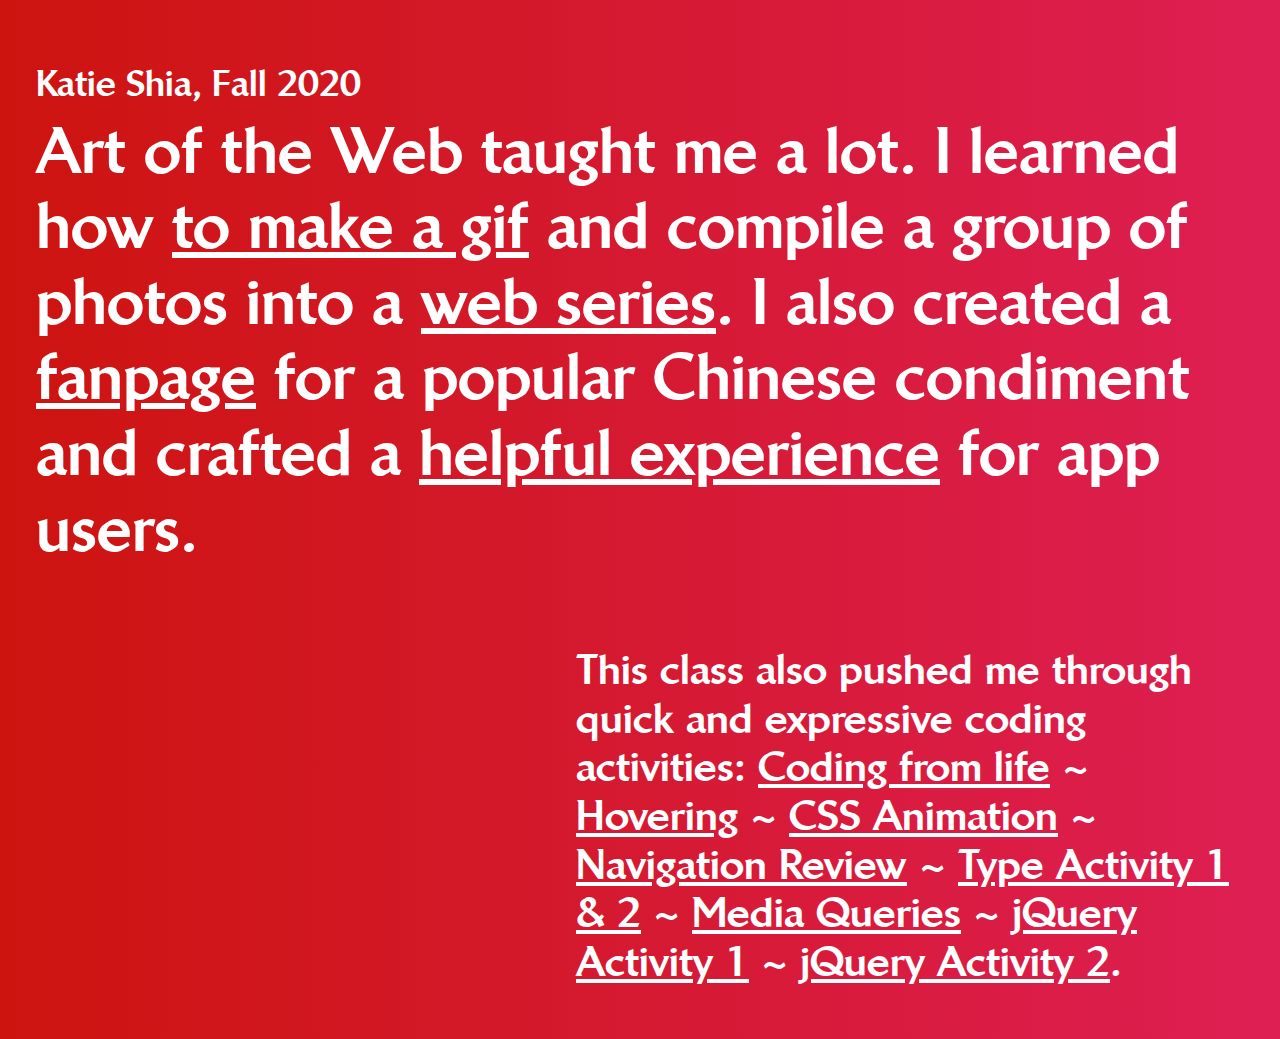
<file: index.html>
<!DOCTYPE html>
<html lang="en">
<head>
	<title>Portfolio</title>
	<link rel="stylesheet" type="text/css" href="assets/css/main.css">
	<link rel="icon" href="assets/imgs/favicon.png" type="image/x-icon" />
</head>
<body>
	<div class="content">
		<div class="header"> Katie Shia, Fall 2020 </div>
		<p>
  			Art of the Web taught me a lot. I learned how <a class="project" href="https://www.are.na/block/8627375"> to make a gif</a> and compile a group of photos into a <a class="project" href="https://shiakatie.github.io/2020/"> web series</a>.
 		 	I also created a <a class="project" href="https://shiakatie.github.io/fanpage/"> fanpage</a> for a popular Chinese condiment 
 		 	and crafted a <a class="project" href="https://www.figma.com/proto/XKxG5I6jur3ZpiaSqfYn2i/Helpful-App-Presentation?node-id=1%3A64&scaling=scale-down"> helpful experience</a> for app users. 
 		 </p>

 		 <div class = "activities">
 		 	This class also pushed me through quick and expressive coding activities: <a class="project" href="https://shiakatie.github.io/coding-from-life/"> Coding from life</a> ~

 		 	<a class="project" href="https://shiakatie.github.io/hover-activity/"> Hovering</a> ~

 		 	<a class="project" href="https://shiakatie.github.io/animation/"> CSS Animation</a> ~

 		 	<a class="project" href="https://docs.google.com/document/d/1g2T5YRdUd24FXp-39KdR-lnjlWsZ5hXaNZL-5htHPQ8/edit?usp=sharing"> Navigation Review</a> ~

 		 	<a class="project" href="https://www.figma.com/file/Z2fU61k7SQ9Myok2lhORmT/Typography-Activity?node-id=0%3A1"> Type Activity 1 & 2</a> ~

 		 	<a class="project" href="https://shiakatie.github.io/responsive/"> Media Queries</a> ~

 		 	<a class="project" href="https://shiakatie.github.io/JQueryActivity/"> jQuery Activity 1</a> ~

 		 	<a class="project" href="https://shiakatie.github.io/jquery2/"> jQuery Activity 2</a>.


 		 </div>

 		</div> 
</body>
	</div>



</body>
</html>
</file>
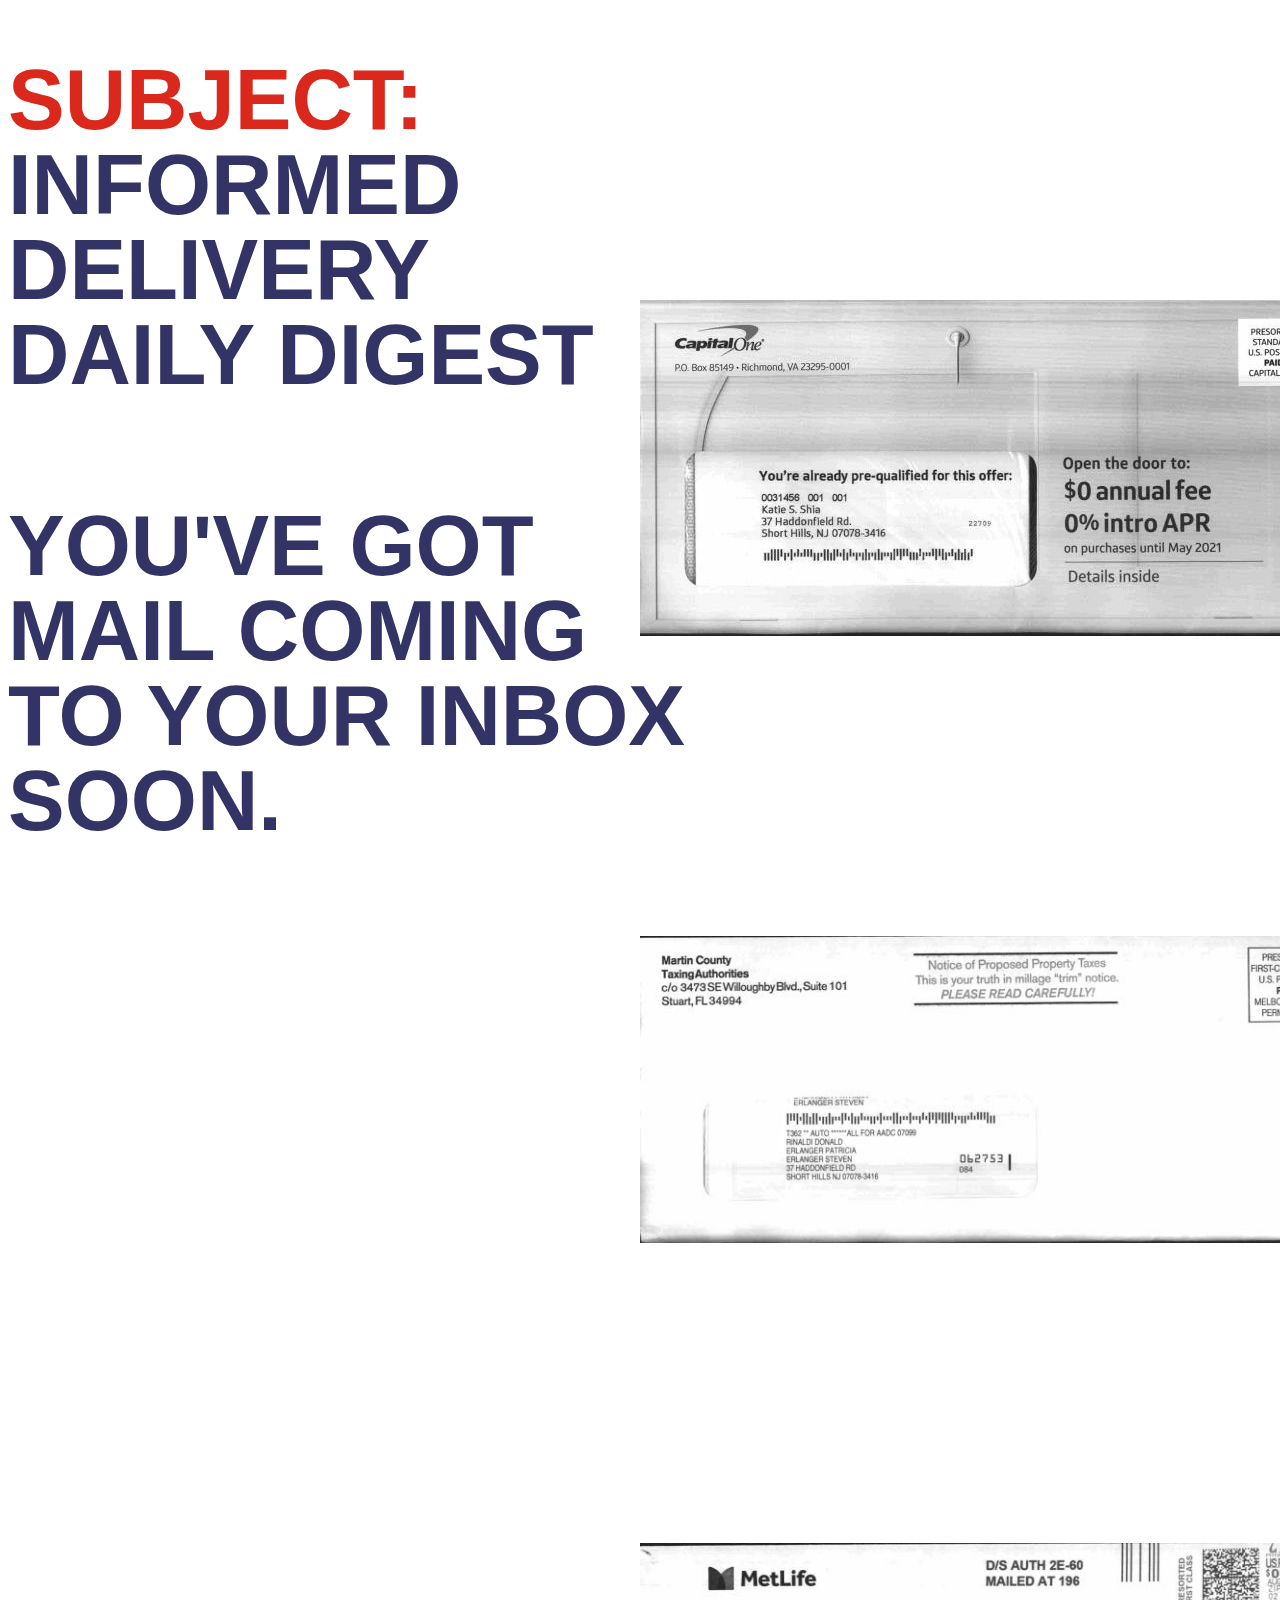
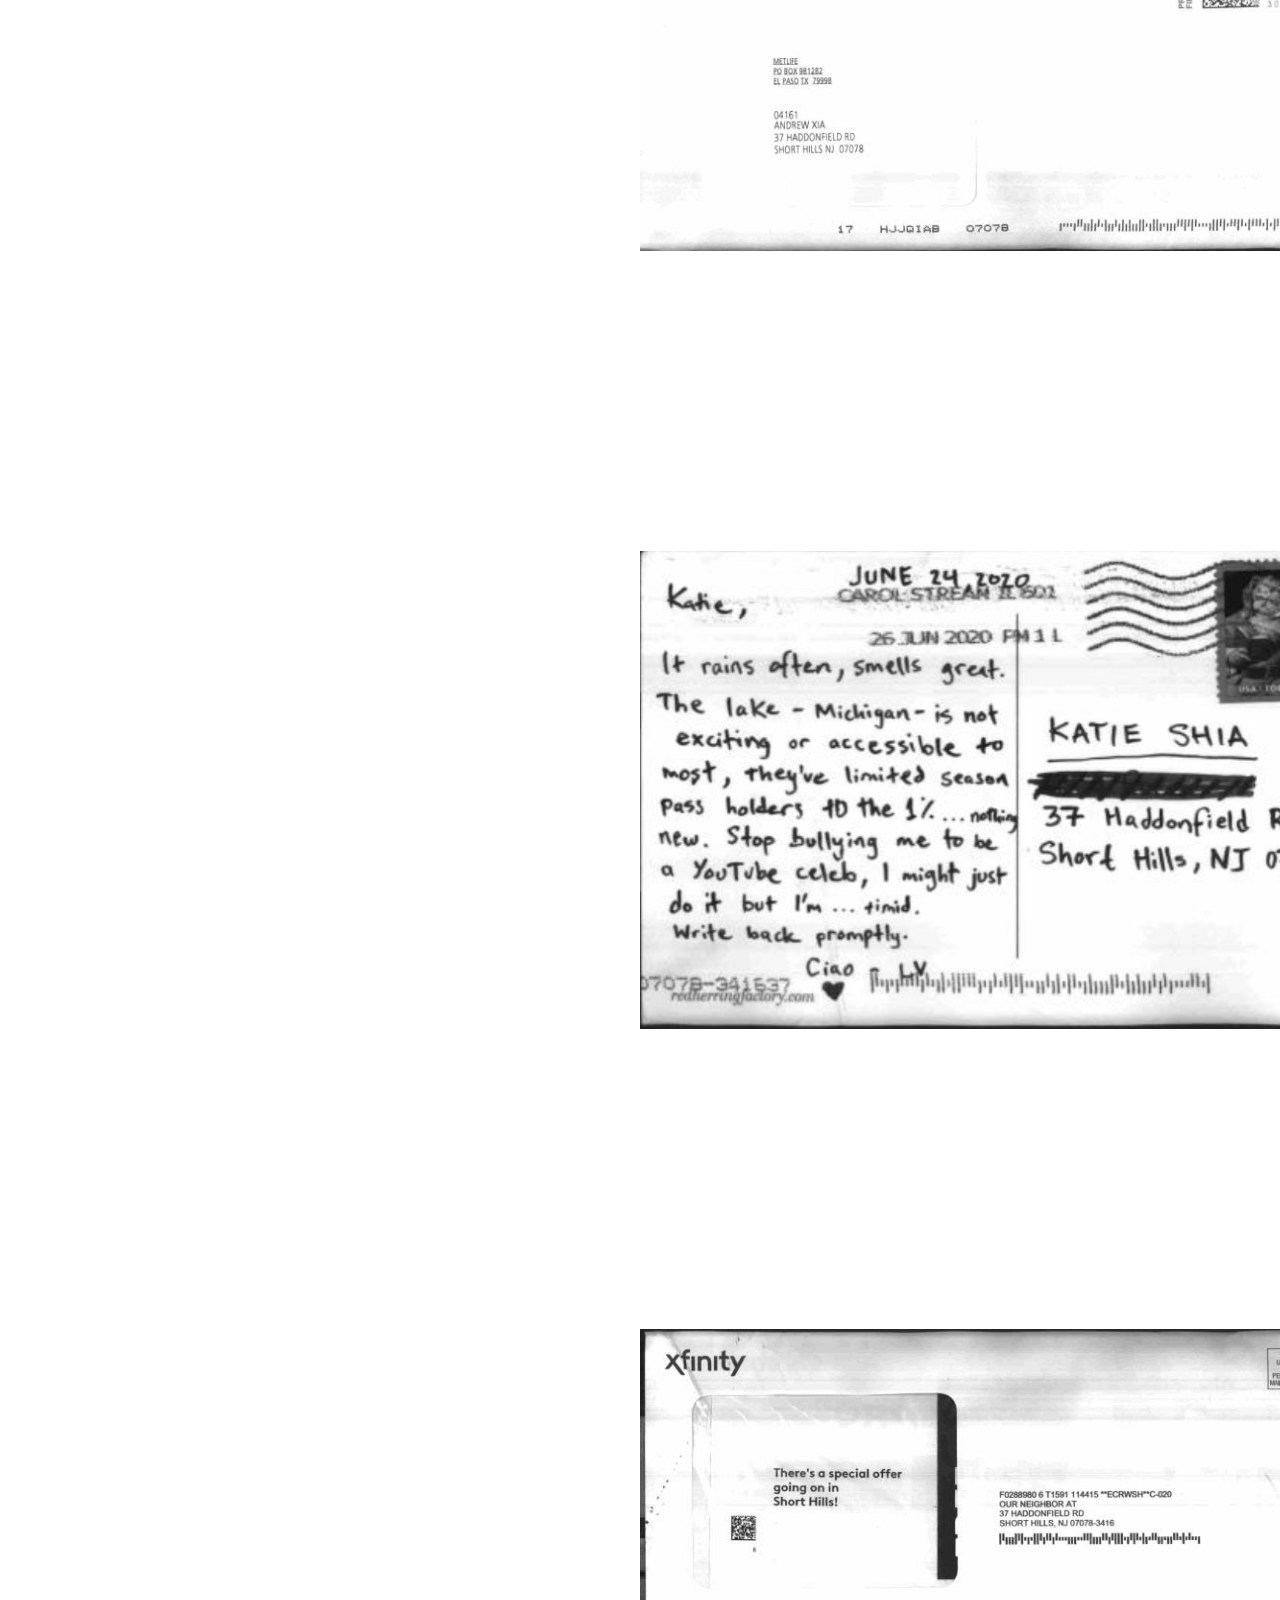
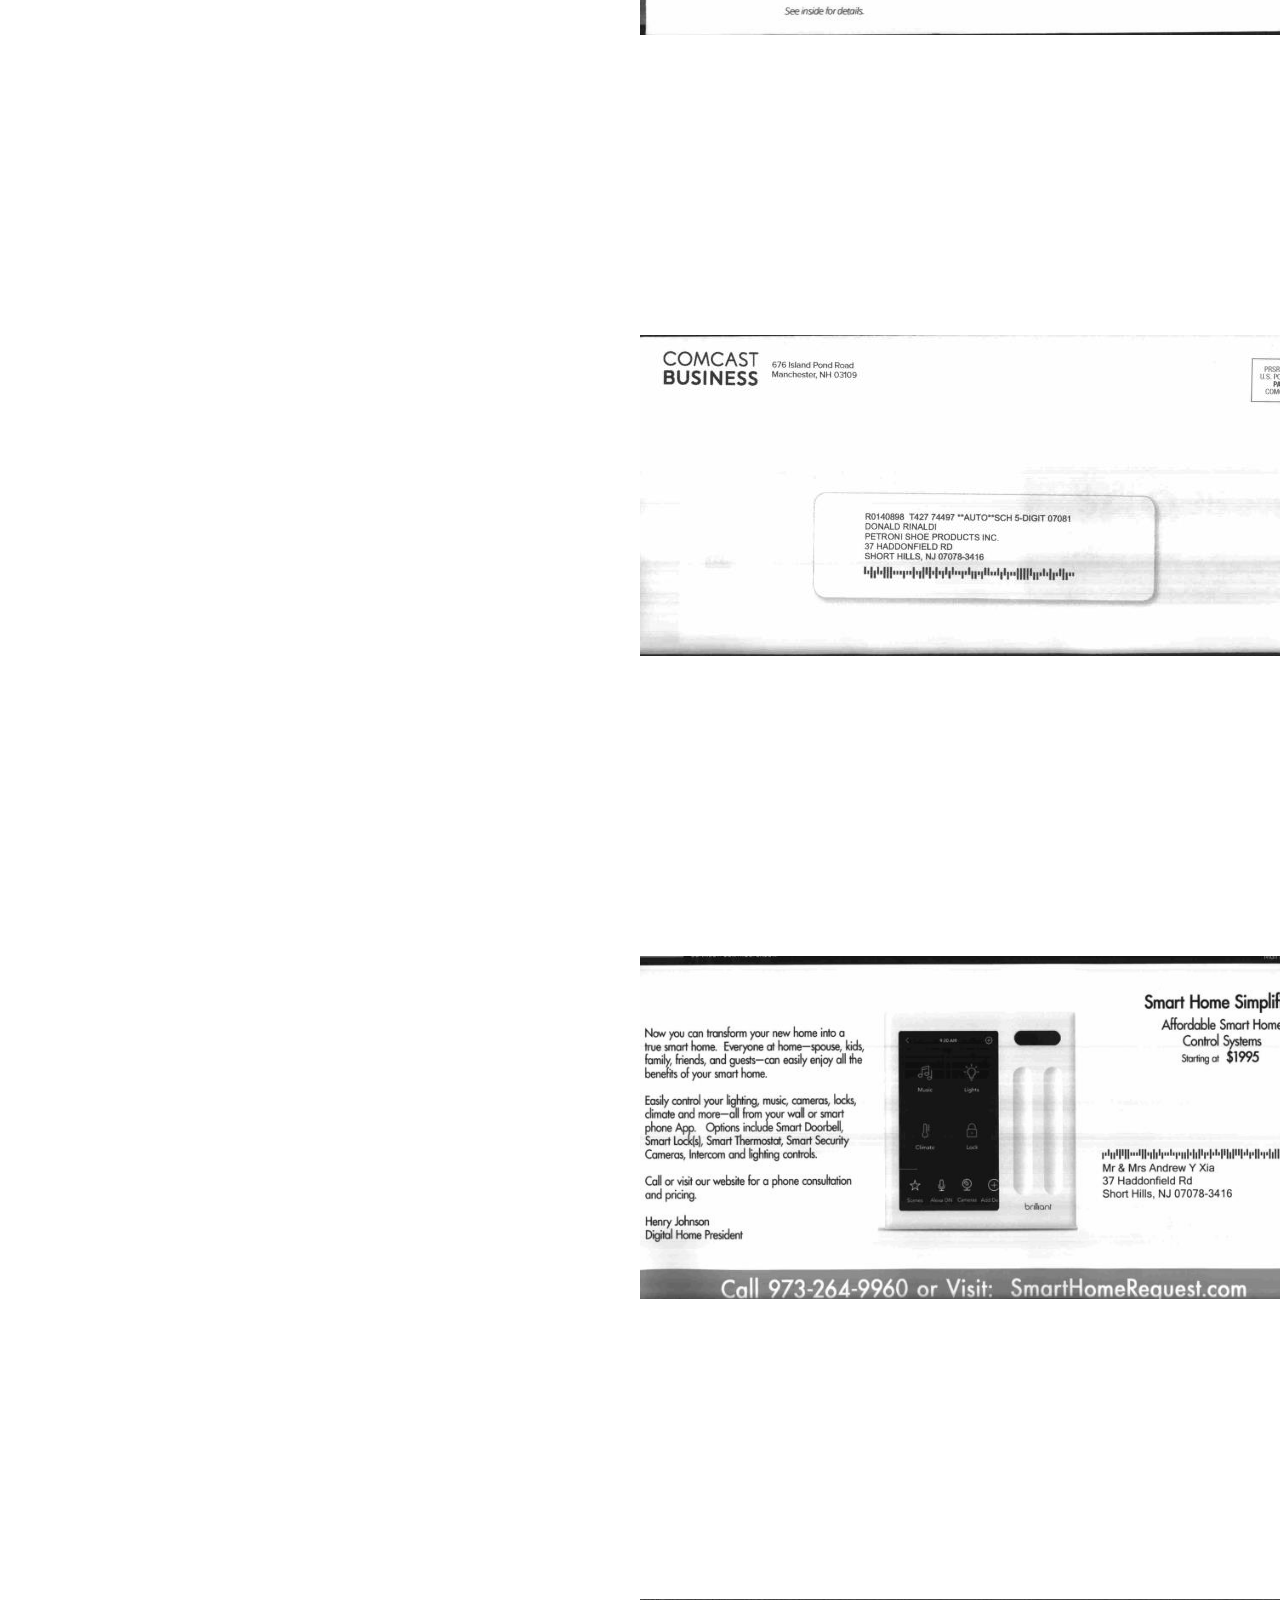
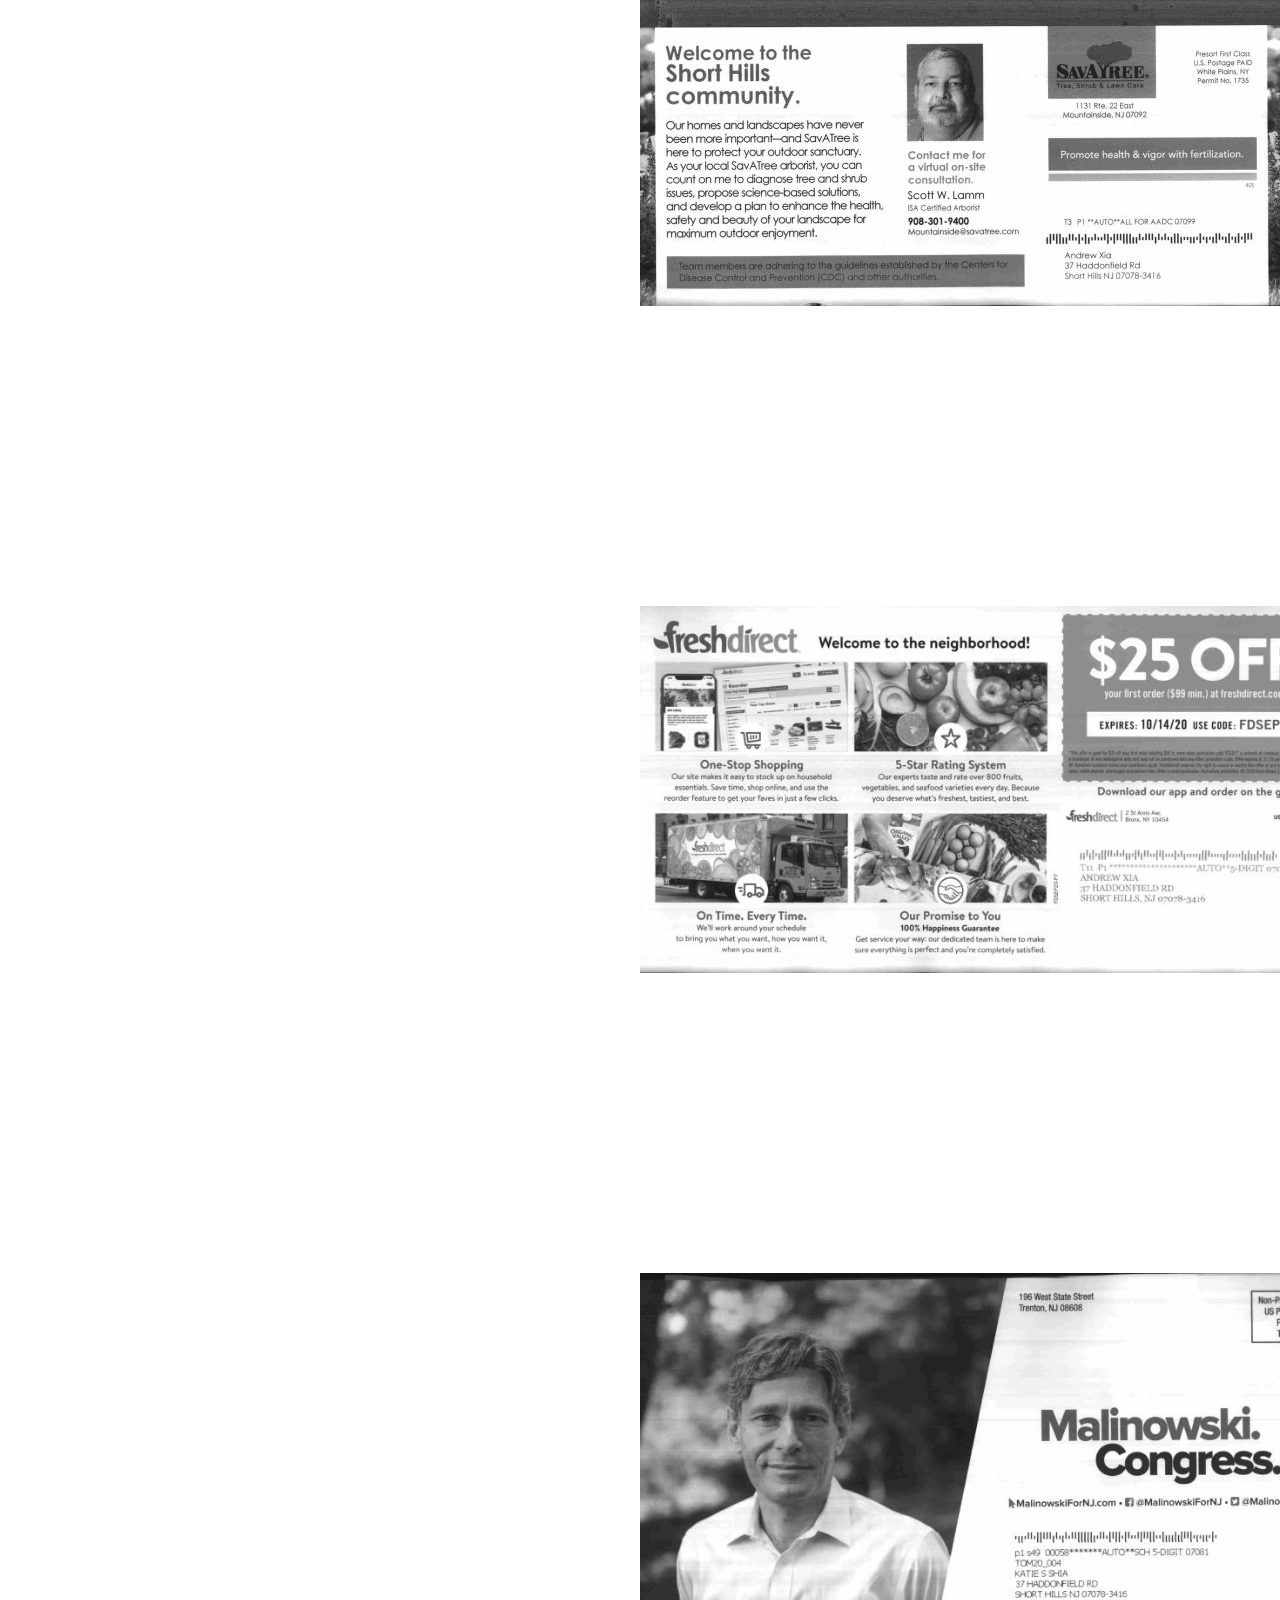
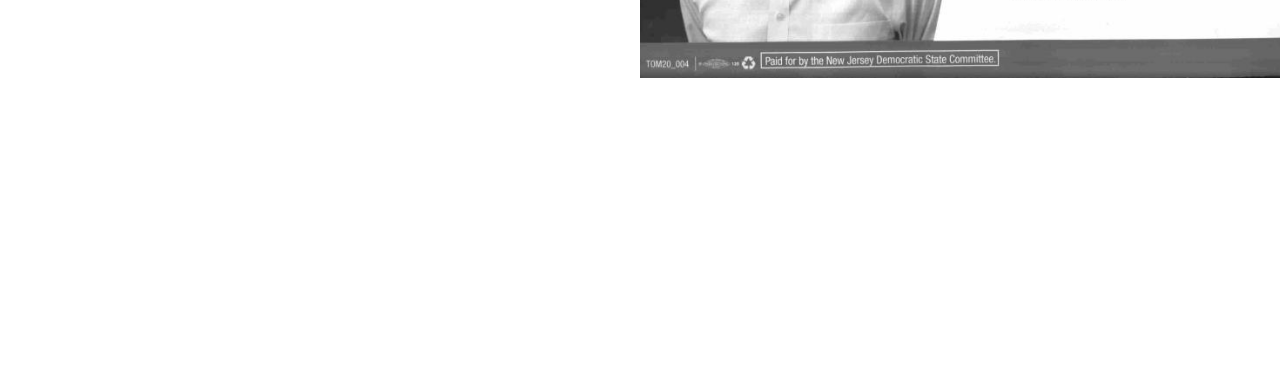
<file: projects/2020-series/index.html>
<!DOCTYPE html>
<html>

<head>
  <link rel="stylesheet" href="assets/main.css">
  <title>2020</title>
</head>

<body>
  <h1 class="top"><span class="red">SUBJECT:</span> <br> INFORMED <br> DELIVERY <br>  DAILY DIGEST</h1>
    <div class="images">
      <img src="assets/image1.jpg" alt="mail1">
      <img src="assets/image2.jpg" alt="mail2">
      <img src="assets/image3.jpg" alt="mail3">
      <img src="assets/image10.png" alt="mail10">
      <img src="assets/image4.jpg" alt="mail4">
      <img src="assets/image5.jpg" alt="mail5">
      <img src="assets/image6.jpg" alt="mail6">
      <img src="assets/image7.jpg" alt="mail7">
      <img src="assets/image8.jpg" alt="mail8">
      <img src="assets/image9.jpg" alt="mail9">
    </div>
  <h1 class="bottom">YOU'VE GOT <br> MAIL COMING <br> TO YOUR INBOX <br> SOON.</h1>
</body>

</html>
</file>
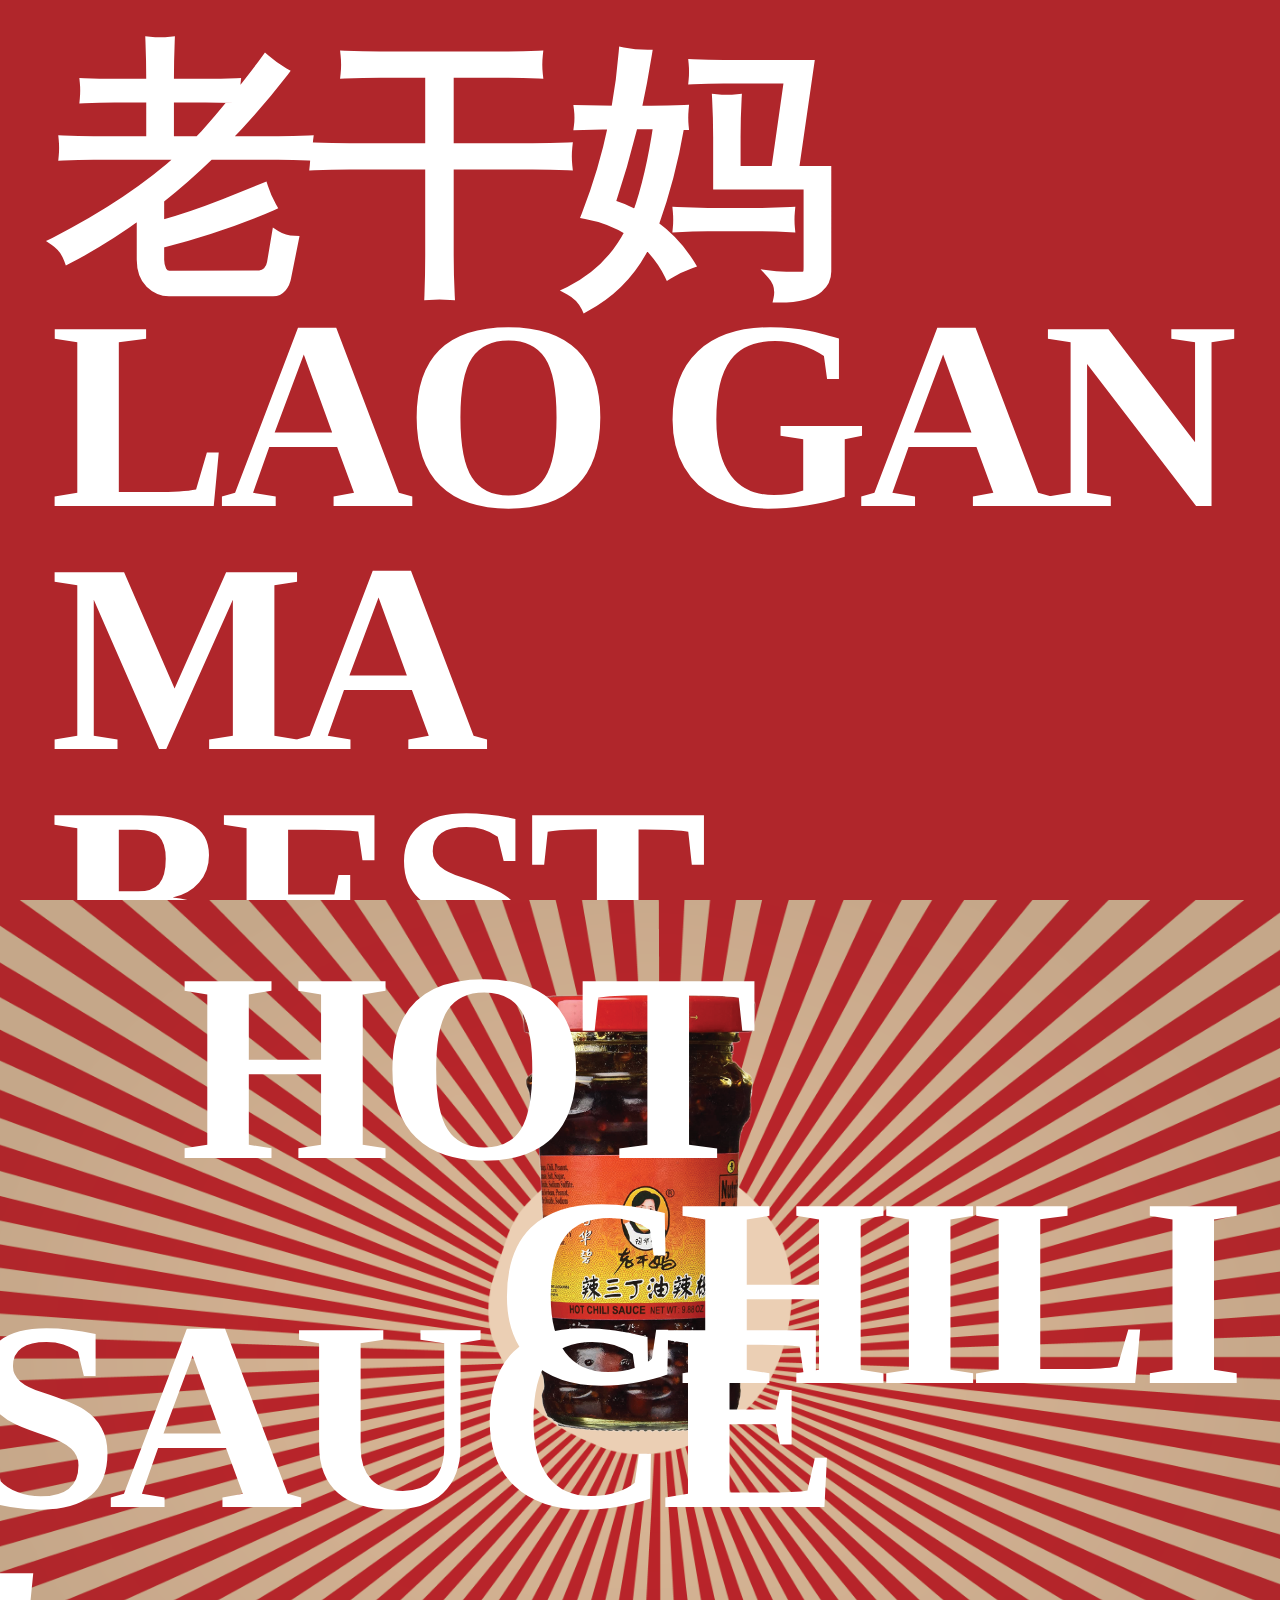
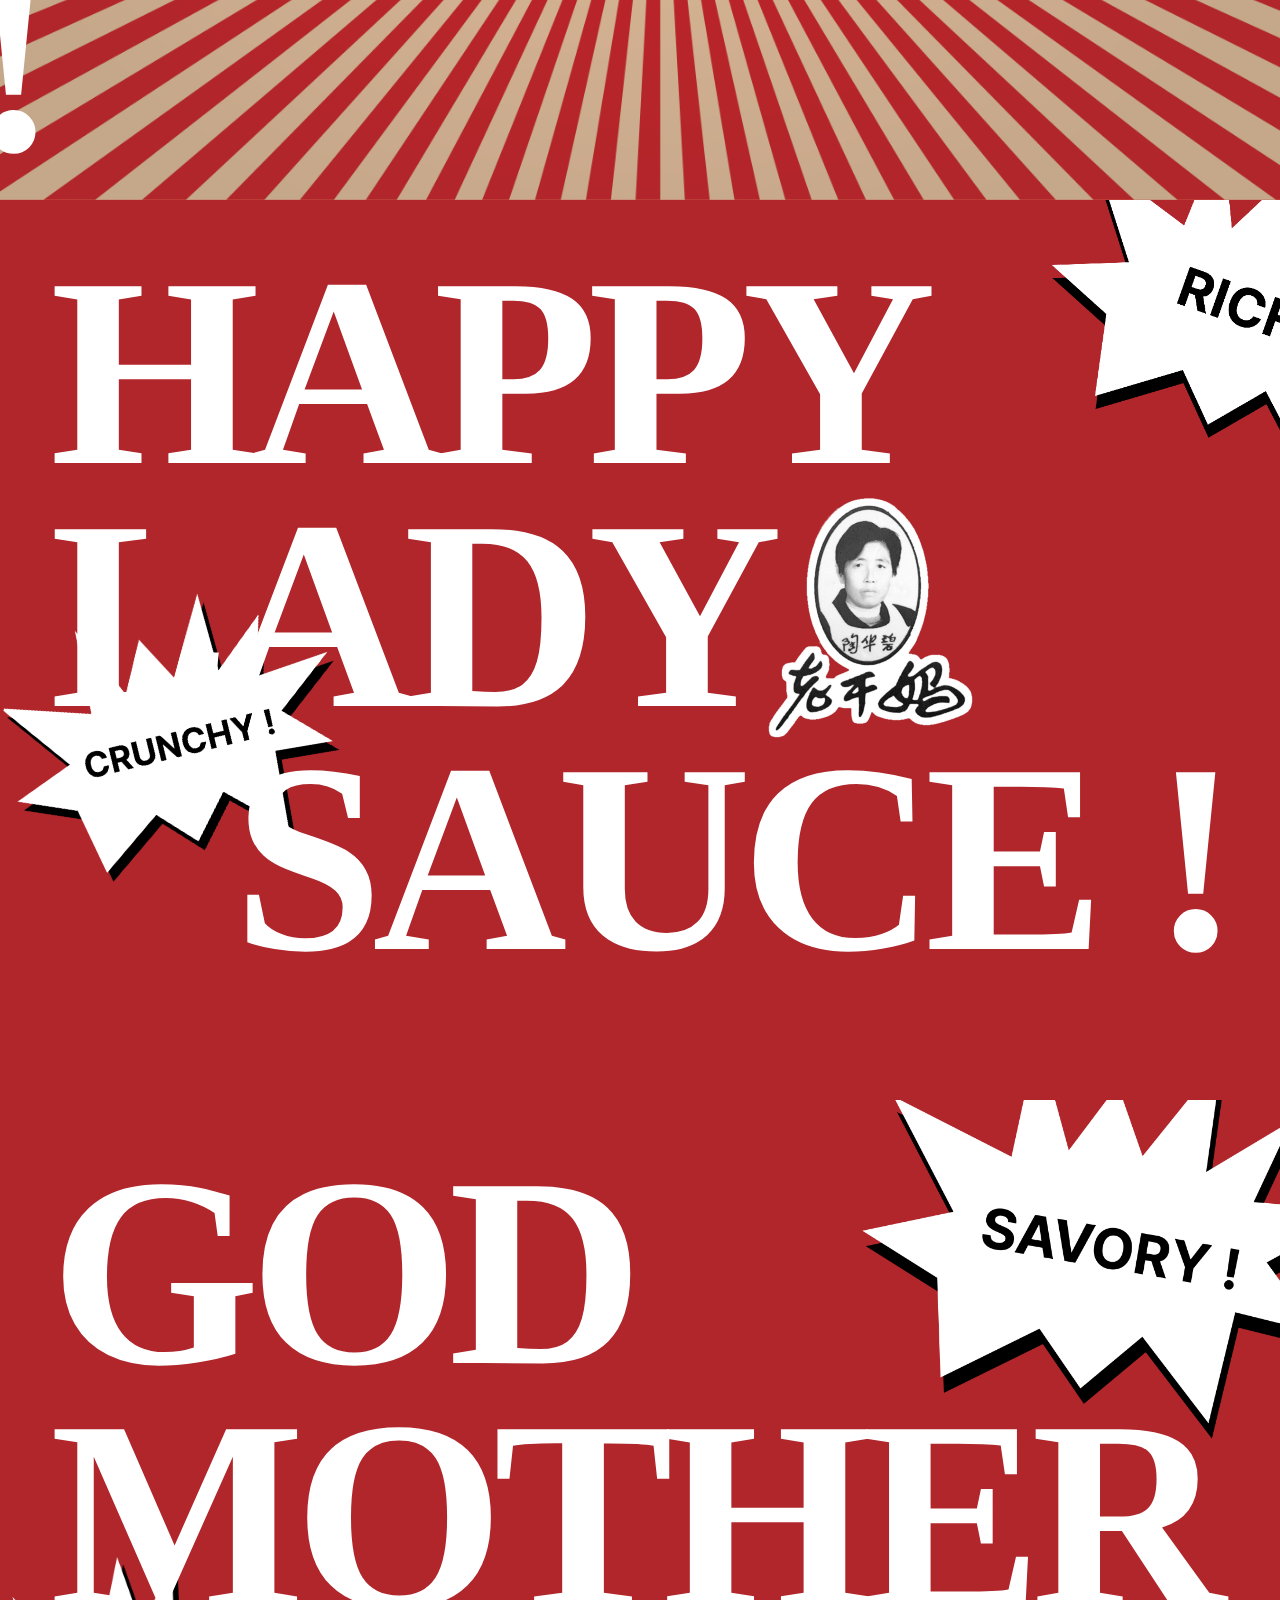
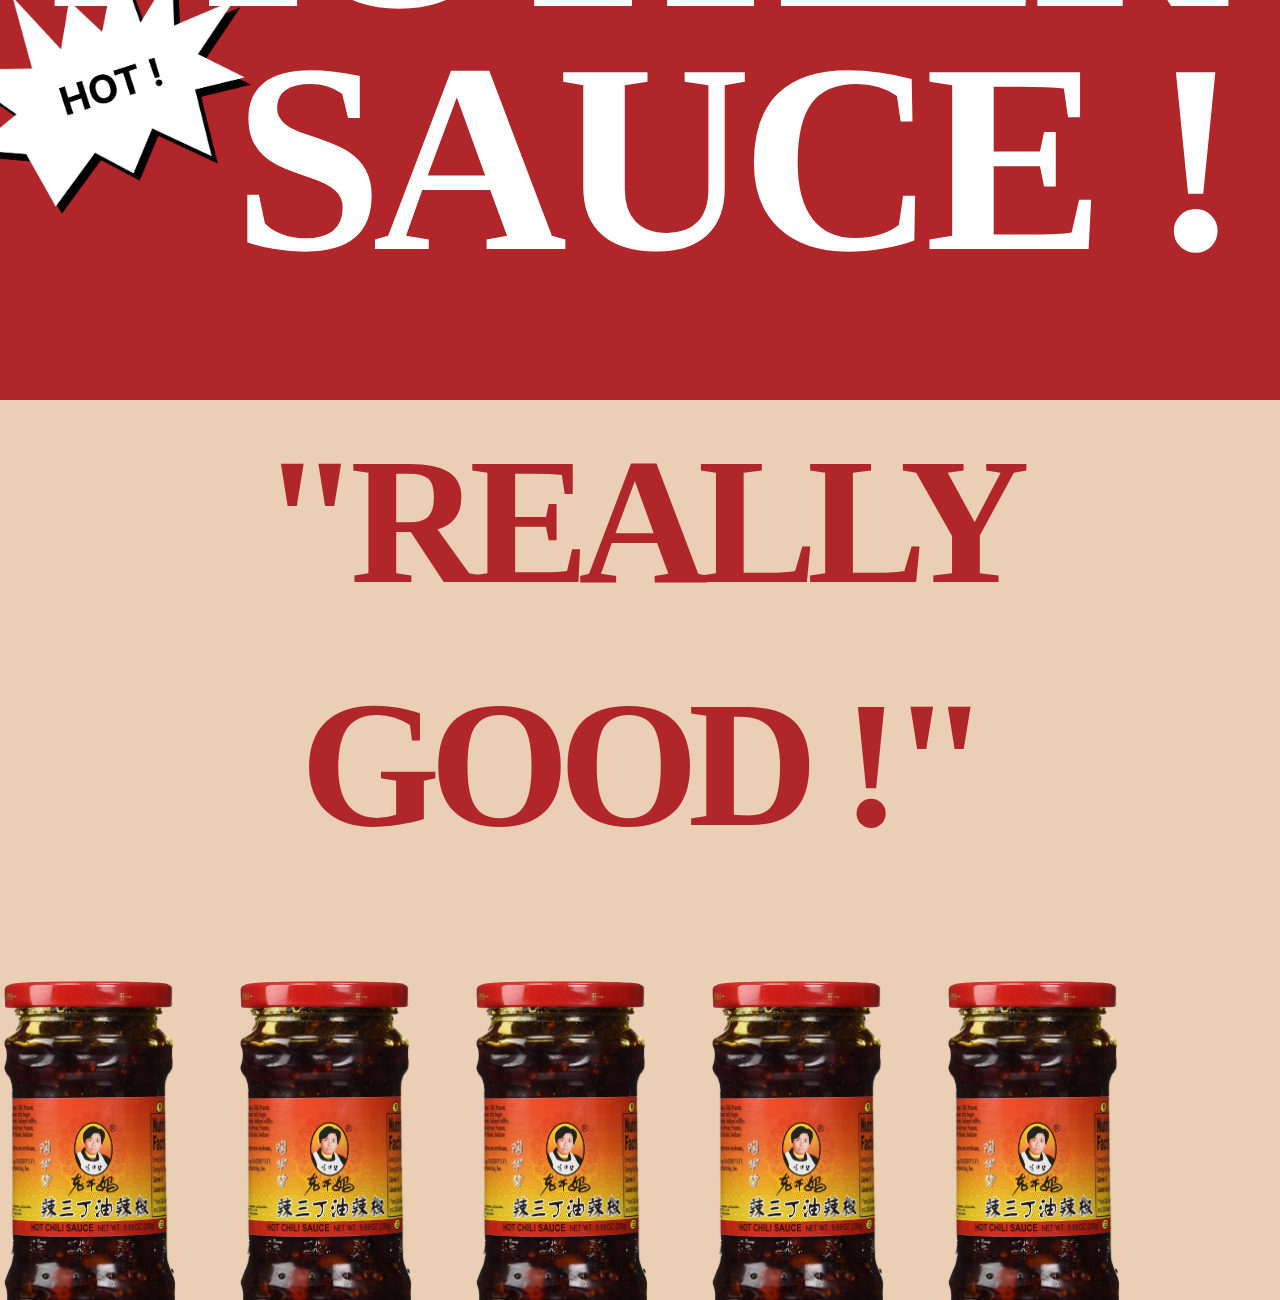
<file: projects/fanpage/index.html>
<!DOCTYPE html>
<html>
  <head>
    <meta charset="UTF-8">
    <title>LAO GAN MA</title>
    <link rel="stylesheet" href="main.css">
    <link rel="icon" type="image/png" href="assets/imgs/favicon.png"/>
	<audio id="player" autoplay loop>
    	<source src="assets/john-cena.mp3" type="audio/mp3"> 
    </audio>
  </head>

  <body>
    <section class="section-1">
    	<p class="first-text"> 老干妈 <br> LAO GAN MA 
    		<span class="shaking">BEST SAUCE !</span>
    	</p>
    </section>

    <section class="backgrd">
    	<img class="bottle-main" src="assets/imgs/img-5.png">
    	<div class="shaking hot">HOT </div>
    	<div class="shaking chili">CHILI </div>
    	<div class="shaking sauce">SAUCE !</div> 
    </section>

    	
    <section class="section-1">
    	<div>
    		<img class="star-3" src="assets/imgs/stars-3.png">
     	<p>
        	<span class="float-left">HAPPY<br>LADY </span>
        	<span class="float-right shaking">SAUCE ! </span>
     	 </p>
     	</div>
     	 <img class="sticker" src="assets/imgs/img-4.png">
     	 <img class="star-5" src="assets/imgs/stars-5.png">
    </section>

     <section class="section-1">
     	 <img class="star-4" src="assets/imgs/stars-4.png">
     	 <p>
        	<span class="float-left">GOD <br> MOTHER <br></span>
        	<span class="float-right shaking">SAUCE !</span>
     	 </p>
     	 <img class="star-1" src="assets/imgs/stars-1.png">
    </section>


    <section class="beige">
    	<div class="red"> "REALLY GOOD !"</div>
    	<div>
    		<a href="https://www.youtube.com/watch?v=7ke0aBmjEy8&ab_channel=CenaSection" target="_blank"><img class="bottle-2" src="assets/imgs/img-3.png" alt="bottle"></a>
    		<a href="https://www.youtube.com/watch?v=k6MdhzBQiwQ&ab_channel=CenaSection" target="_blank"><img class="bottle-3" src="assets/imgs/img-3.png" alt="bottle"></a>
    		<a href="https://www.youtube.com/watch?v=qABJlAAqA3M&ab_channel=youluoru" target="_blank"><img class="bottle-4" src="assets/imgs/img-3.png" alt="bottle"></a>
    		<a href="https://www.youtube.com/watch?v=fZSFsvdvhF8&ab_channel=CenaSection" target="_blank"><img class="bottle-5" src="assets/imgs/img-3.png" alt="bottle"></a>
    		<a href="https://www.youtube.com/watch?v=-Ups5vcZH3o&t=8s&ab_channel=WWE" target="_blank"><img class="bottle-6" src="assets/imgs/img-3.png" alt="bottle"></a>
    		<a href="https://www.youtube.com/watch?v=zsBkPmF7L8w&ab_channel=WWE" target="_blank"><img class="bottle-7" src="assets/imgs/img-3.png" alt="bottle"></a>
    	</div>
    </section>
 
  </body>
</html>
</file>
<file: assets/css/main.css>
* {
    padding: 0px;
    margin: 0px;
}

/* type */

body {
    font-family: 'LTBrewery';
    text-align: left;
    font-size: 7vh;
    line-height: 1.2;
    background: linear-gradient(270deg, #4D14FF, #906CFF, #15917A, #F72FBA, #CD140F);
    background-size: 1000% 1000%;
    animation: slideBackground 30s ease infinite;
    color: white;
}

    @-webkit-keyframes slideBackground {
        0%{background-position:0% 50%}
        50%{background-position:100% 50%}
        100%{background-position:0% 50%}
    }
    @-moz-keyframes slideBackground {
        0%{background-position:0% 50%}
        50%{background-position:100% 50%}
        100%{background-position:0% 50%}
    }
    @keyframes slideBackground {
        0%{background-position:0% 50%}
        50%{background-position:100% 50%}
        100%{background-position:0% 50%}
    }

@font-face {
    font-family: 'LTBrewery';
    src: url('LinotypeBrewery-Heavy.woff2') format('woff2'),
        url('LinotypeBrewery-Heavy.woff') format('woff');
    font-weight: 900;
    font-style: normal;
    font-display: swap;
}

/* structure */

.content {
  max-width: 1400px;
  padding: 3vh 1vh;
  margin: 3vh;
  font-weight: 300;
}

.content p {
  margin-bottom: 80px;
  position: relative;
}


.header {
    font-size: 4vh;
    line-height: 1.6;

}

.project {
  text-decoration: underline;
  color: white;
  position: relative;
}

.project:hover:after {
  color: yellow;
  background-color: white;
}

.activities {
   font-size: 4.5vh;
   margin-left: 60vh;
}


@media only screen and (max-width: 1200px) {
body {
    font-family: 'LTBrewery';
    text-align: left;
    font-size: 5vh;
    line-height: 1.2;
    background: linear-gradient(270deg, #4D14FF, #906CFF, #15917A, #F72FBA, #CD140F);
    background-size: 1000% 1000%;
    animation: slideBackground 30s ease infinite;
    color: white;
}

.activities {
   font-size: 4.5vh;
   margin-left: 0vh;
}
}
</file>
<file: projects/2020-series/assets/main.css>
body {
    text-align: left;
    font-family: Helvetica; 
    color: #333366;
}

.red {
	color: #DA291C;
}

h1 {
	font-size: 85px;
	line-height: 85px;
}

.images {
	text-align: center;
    display:block;
}

.images img {
    display:block;
    max-width:700px;
    margin-top:300px;
    margin-bottom: 300px;
    margin-left: 50%;
}

.top {
    position: fixed;
    top: 0;
}


.bottom {
    position: fixed;
    bottom: 0;
}
</file>
<file: projects/fanpage/main.css>
html { 
  scroll-snap-type: y mandatory;"
    curosr: url("assets/imgs/favicon.png");
}

section {
  width: 100vw;
  height: 100vh;
  overflow: hidden;
  scroll-snap-align: start;
}


body {
  background-color: #B0262B;
  font-family: Inter;
  color: white;
  font-style: normal;
  font-weight: bold;
  font-size: 30vh;
  line-height: 90%;
  letter-spacing: -0.04em;
  margin: 0px;
}

p {
  padding: 50px;
  text-align: left;
  margin-top: auto;
  margin-bottom: auto;
}

.section-1 {
  position: relative;
}

.section-2 {
  position: relative;
  height: 220vh;
}

.first-text {
  position: absolute;
  z-index: 1; 
}

.float-right {
  float:right;
  white-space:nowrap;
}

.float-left {
  text-align: left;
  float: left;
  white-space: nowrap;
}

.beige {
  background-color: #EBCFB4;
  position: relative;
}

.backgrd {
  position: relative; 
  background-position: center;
  background-repeat: no-repeat;
  background-size: cover;
  background-image: url("assets/imgs/background.png")
}

.bottle-main {
  display: block;
  margin-top: 3vh;
  margin-left: auto;
  margin-right: auto;
  width: 350px;
  transition: all 0.5s ease;
}

.bottle-main:hover {
  -webkit-transform: rotate(-360deg) scale(1.3);
  transform: rotate(-360deg) scale(1.3);
}

.hot {
  position: absolute;
  top: 5vh;
  left: 20vh;
}

.chili {
  position: absolute;
  top: 30vh;
  right: 5vh;
}

.sauce {
  position: absolute;
  bottom: 20px;
  display: inline-block;
  right: 50vh;
}


.bottle-2 {
  margin-top: 10vh;
  display: inline-block;
  width: 14%;
  transition: top ease 0.5s;
}

.bottle-2:hover {
  transform: translateY(-50px);
}


.bottle-3 {
  display: inline-block;
  width: 14%;
  transition: top ease 0.5s;
}

.bottle-3:hover {
  transform: translateY(-50px);
}

.bottle-4 {
  display: inline-block;
  width: 14%;
  transition: top ease 0.5s;
}

.bottle-4:hover {
  transform: translateY(-50px);
}

.bottle-5 {
  display: inline-block;
  width: 14%;
  transition: top ease 0.5s;
}

.bottle-5:hover {
  transform: translateY(-50px);
}

.bottle-6 {
  display: inline-block;
  width: 14%;
  transition: top ease 0.5s;
}

.bottle-6:hover {
  transform: translateY(-50px);
}

.bottle-7 {
  display: inline-block;
  width: 14%;
  transition: top ease 0.5s;
}

.bottle-7:hover {
  transform: translateY(-50px);
}

.sticker {
  position: absolute;
  left: 80vh;
  top: 30vh;
  width: 300px;
  transition: all 0.5s ease;
}

.sticker:hover {
  -webkit-transform: rotate(-360deg) scale(2);
  transform: rotate(-360deg) scale(2);
  cursor: pointer;
}

.shaking {
  display:inline-block;
  animation: shake 0.5s;
  animation-iteration-count: infinite;
}

@keyframes shake {
  0% { transform: translate(1px, 1px) rotate(0deg); }
  10% { transform: translate(-1px, -2px) rotate(-1deg); }
  20% { transform: translate(-3px, 0px) rotate(1deg); }
  30% { transform: translate(3px, 2px) rotate(0deg); }
  40% { transform: translate(1px, -1px) rotate(1deg); }
  50% { transform: translate(-1px, 2px) rotate(-1deg); }
  60% { transform: translate(-3px, 1px) rotate(0deg); }
  70% { transform: translate(3px, 1px) rotate(-1deg); }
  80% { transform: translate(-1px, -1px) rotate(1deg); }
  90% { transform: translate(1px, 2px) rotate(0deg); }
  100% { transform: translate(1px, -2px) rotate(-1deg); }
}

.star-1 {
  display: block;
  position: absolute;
  width: 30%;
  top: 35vh;
  left: 0;
  z-index: -1;
}

.star-3 {
  display: block;
  position: absolute;
  width: 60%;
  top: -30vh;
  right: -40vh;
  z-index: -1;
}

.star-4 {
  display: block;
  position: absolute;
  width: 60%;
  top: -30vh;
  right: -20vh;
  z-index: -1;
}

.star-5 {
  display: block;
  position: absolute;
  width: 40%;
  top: 25vh;
  left: 0vh;
  z-index: -1;
  transform: rotate(15deg);
}

.red {
  font-size: 20vh;
  color: #B0262B;
  text-align: center;
}
</file>
